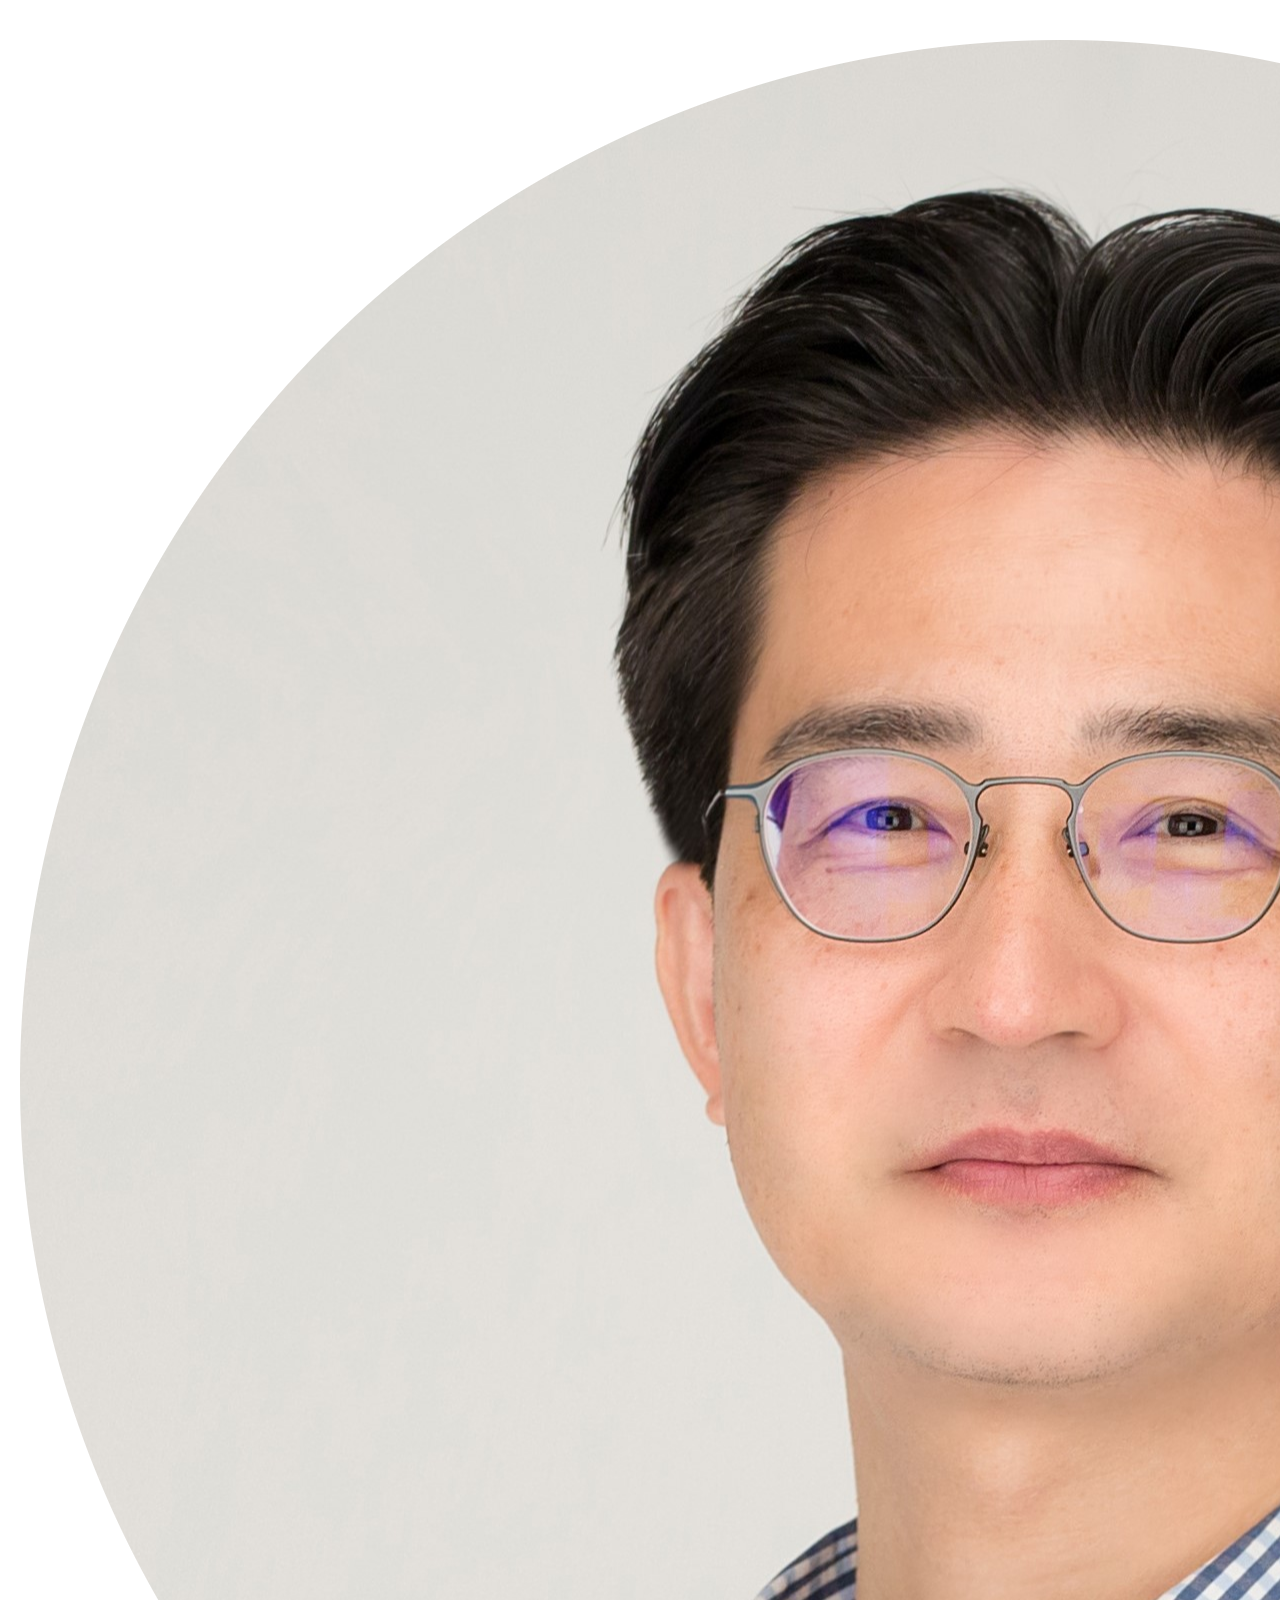
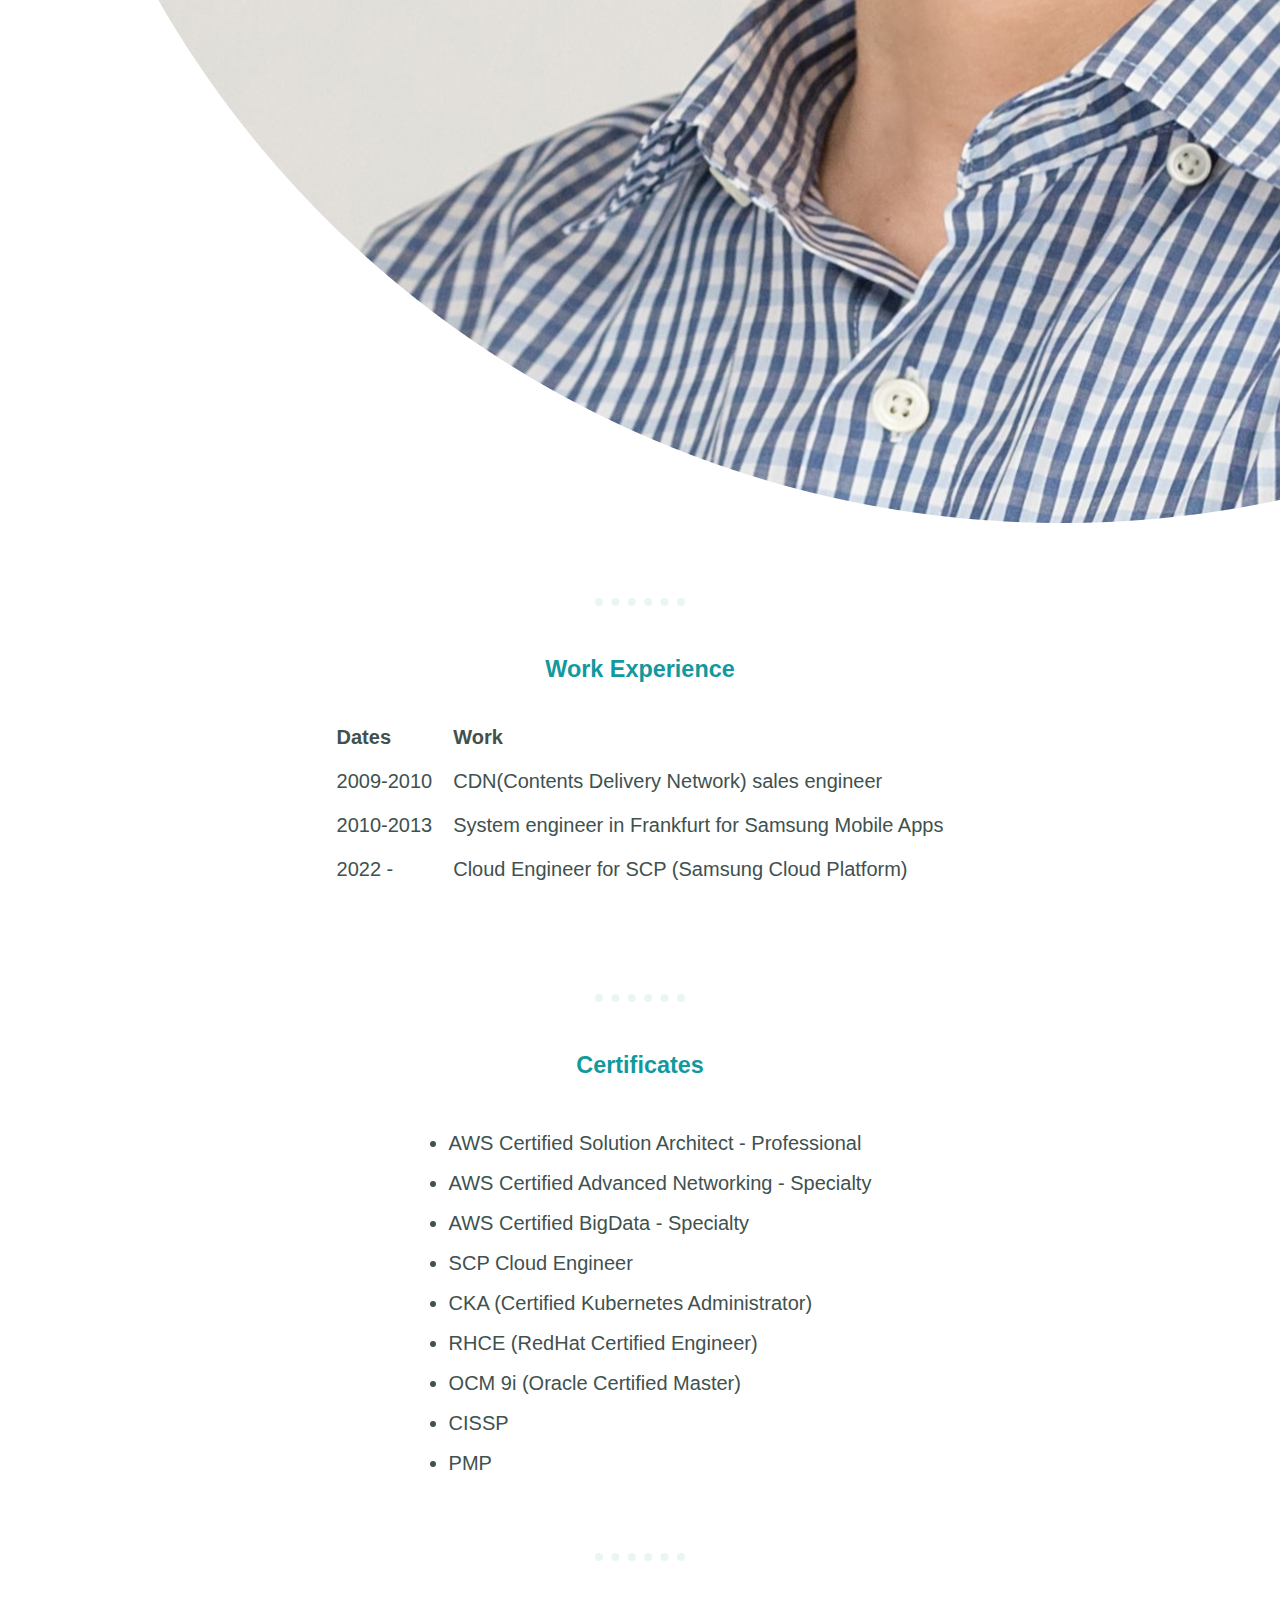
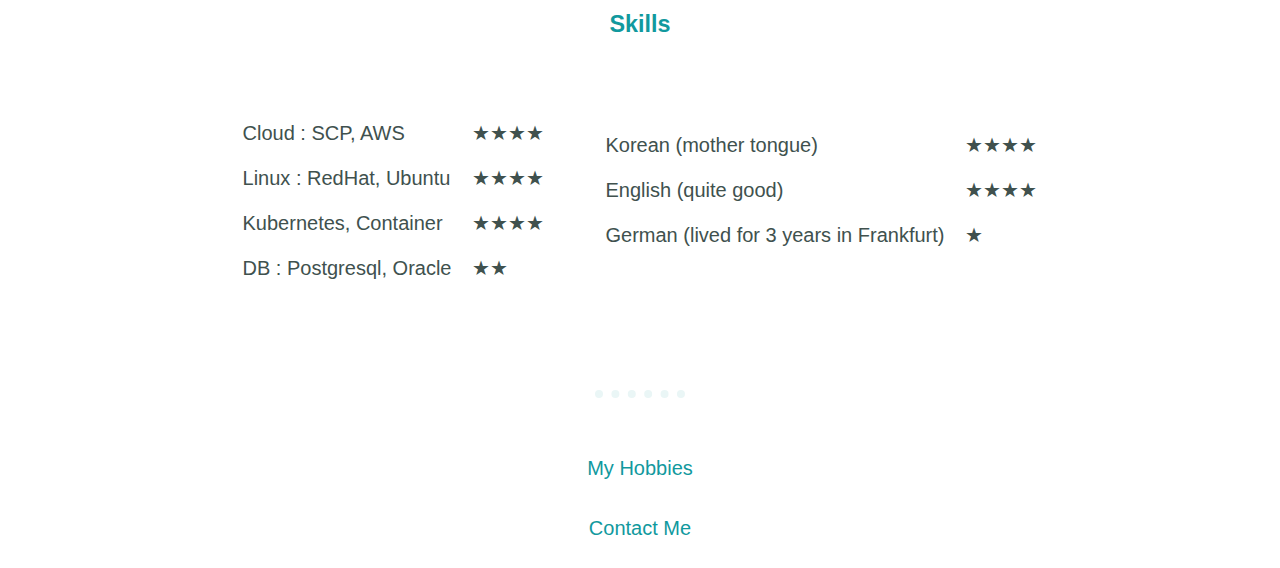
<file: index.html>
<!DOCTYPE html>
<!-- html 5 -->
<html>

<head>
  <meta charset="utf-8" />
  <title>💓 Sukhwan's Personal Site</title>
  <link rel="stylesheet" href="css/styles.css">

</head>

<body>
  <table cellspacing="20">
    <tr>
      <td>
        <img src="images/LSH.png" alt="Sukhwan profile picture" />
      </td>
      <td>
        <h1>Sukhwan Lim</h1>
        <p>
          <em>Cloud Engineer of <strong><a href="https://www.samsungsds.com">Samsung SDS</a></strong></em>
        </p>
        <p>
          I specialized in Cloud Architecture, especially of
          <a href="https://cloud.samsungsds.com">SCP</a> and AWS
        </p>
      </td>
    </tr>
  </table>

  <hr />
  <h3>Work Experience</h3>
  <table cellspacing="6">
    <thead>
      <tr>
        <th>Dates</th>
        <th>Work</th>
      </tr>
    </thead>
    <tbody>
      <tr>
        <td>2009-2010</td>
        <td>CDN(Contents Delivery Network) sales engineer</td>
      </tr>
      <tr>
        <td>2010-2013</td>
        <td>System engineer in Frankfurt for Samsung Mobile Apps</td>
      </tr>
      <td>2022 -</td>
      <td>Cloud Engineer for SCP (Samsung Cloud Platform)</td>
    </tbody>
    <tfoot></tfoot>
  </table>

  <br>
  <hr />
  <h3>Certificates</h3>
  <ul>
    <li>AWS Certified Solution Architect - Professional</li>
    <li>AWS Certified Advanced Networking - Specialty</li>
    <li>AWS Certified BigData - Specialty</li>
    <li>SCP Cloud Engineer</li>
    <li>CKA (Certified Kubernetes Administrator)</li>
    <li>RHCE (RedHat Certified Engineer)</li>
    <li>OCM 9i (Oracle Certified Master)</li>
    <li>CISSP</li>
    <li>PMP</li>
  </ul>

  <br>
  <hr />
  <h3>Skills</h3>
  <table>
    <tr>
      <td>
        <table cellspacing="8">
          <tr>
            <td>Cloud : SCP, AWS</td>
            <td>★★★★</td>
          </tr>
          <tr>
            <td>Linux : RedHat, Ubuntu</td>
            <td>★★★★</td>
          </tr>
          <tr>
            <td>Kubernetes, Container</td>
            <td>★★★★</td>
          </tr>
          <tr>
            <td>DB : Postgresql, Oracle</td>
            <td>★★</td>
          </tr>
        </table>
      </td>
      <td>
        <table cellspacing="8">
          <tr>
            <td>Korean (mother tongue)</td>
            <td>★★★★</td>
          </tr>
          <td>English (quite good)</td>
          <td>★★★★</td>
    </tr>
    <tr>
      <td>German (lived for 3 years in Frankfurt)</td>
      <td>★</td>
    </tr>
    <tr>
      <td></td>
      <td></td>
    </tr>
  </table>
  </td>
  </tr>
  </table>

  <hr />
  <p><a href="hobbies.html">My Hobbies</a></p>
  <p><a href="contact-me.html">Contact Me</a></p>
</body>

</html>
</file>
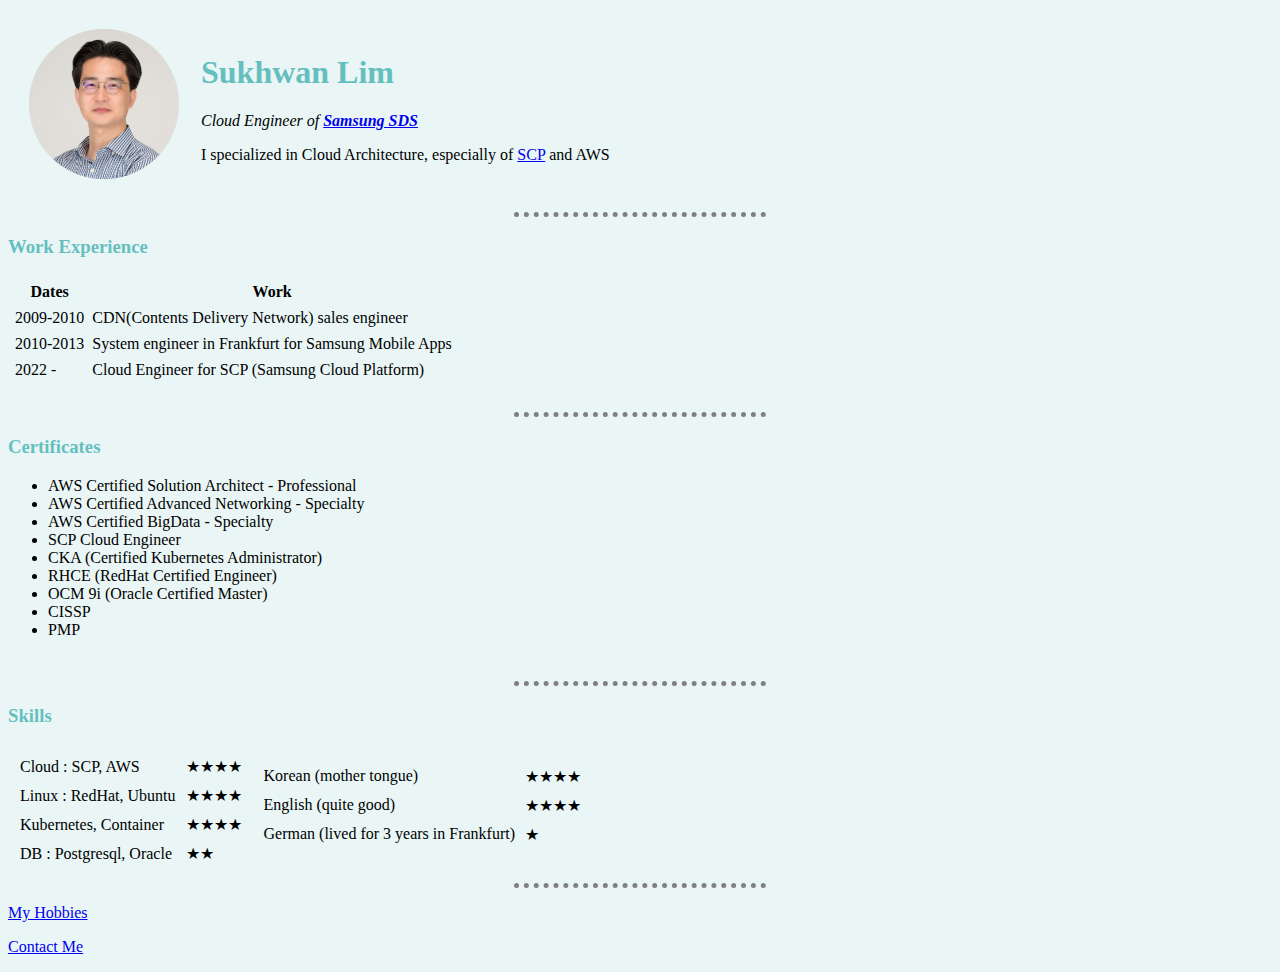
<file: CV2/index.html>
<!DOCTYPE html>
<!-- html 5 -->
<html>

<head>
  <meta charset="utf-8" />
  <title>💓 Sukhwan's Personal Site</title>
  <link rel="stylesheet" href="css/styles.css">

</head>

<body>
  <table cellspacing="20">
    <tr>
      <td>
        <img src="images/LSH.png" width="150" height="150" alt="Sukhwan profile picture" />
      </td>
      <td>
        <h1>Sukhwan Lim</h1>
        <p>
          <em>Cloud Engineer of <strong><a href="https://www.samsungsds.com">Samsung SDS</a></strong></em>
        </p>
        <p>
          I specialized in Cloud Architecture, especially of
          <a href="https://cloud.samsungsds.com">SCP</a> and AWS
        </p>
      </td>
    </tr>
  </table>

  <hr />
  <h3>Work Experience</h3>
  <table cellspacing="6">
    <thead>
      <tr>
        <th>Dates</th>
        <th>Work</th>
      </tr>
    </thead>
    <tbody>
      <tr>
        <td>2009-2010</td>
        <td>CDN(Contents Delivery Network) sales engineer</td>
      </tr>
      <tr>
        <td>2010-2013</td>
        <td>System engineer in Frankfurt for Samsung Mobile Apps</td>
      </tr>
      <td>2022 -</td>
      <td>Cloud Engineer for SCP (Samsung Cloud Platform)</td>
    </tbody>
    <tfoot></tfoot>
  </table>

  <br>
  <hr />
  <h3>Certificates</h3>
  <ul>
    <li>AWS Certified Solution Architect - Professional</li>
    <li>AWS Certified Advanced Networking - Specialty</li>
    <li>AWS Certified BigData - Specialty</li>
    <li>SCP Cloud Engineer</li>
    <li>CKA (Certified Kubernetes Administrator)</li>
    <li>RHCE (RedHat Certified Engineer)</li>
    <li>OCM 9i (Oracle Certified Master)</li>
    <li>CISSP</li>
    <li>PMP</li>
  </ul>

  <br>
  <hr />
  <h3>Skills</h3>
  <table>
    <tr>
      <td>
        <table cellspacing="8">
          <tr>
            <td>Cloud : SCP, AWS</td>
            <td>★★★★</td>
          </tr>
          <tr>
            <td>Linux : RedHat, Ubuntu</td>
            <td>★★★★</td>
          </tr>
          <tr>
            <td>Kubernetes, Container</td>
            <td>★★★★</td>
          </tr>
          <tr>
            <td>DB : Postgresql, Oracle</td>
            <td>★★</td>
          </tr>
        </table>
      </td>
      <td>
        <table cellspacing="8">
          <tr>
            <td>Korean (mother tongue)</td>
            <td>★★★★</td>
          </tr>
          <td>English (quite good)</td>
          <td>★★★★</td>
    </tr>
    <tr>
      <td>German (lived for 3 years in Frankfurt)</td>
      <td>★</td>
    </tr>
    <tr>
      <td></td>
      <td></td>
    </tr>
  </table>
  </td>
  </tr>
  </table>

  <hr />
  <p><a href="hobbies.html">My Hobbies</a></p>
  <p><a href="contact-me.html">Contact Me</a></p>
</body>

</html>
</file>
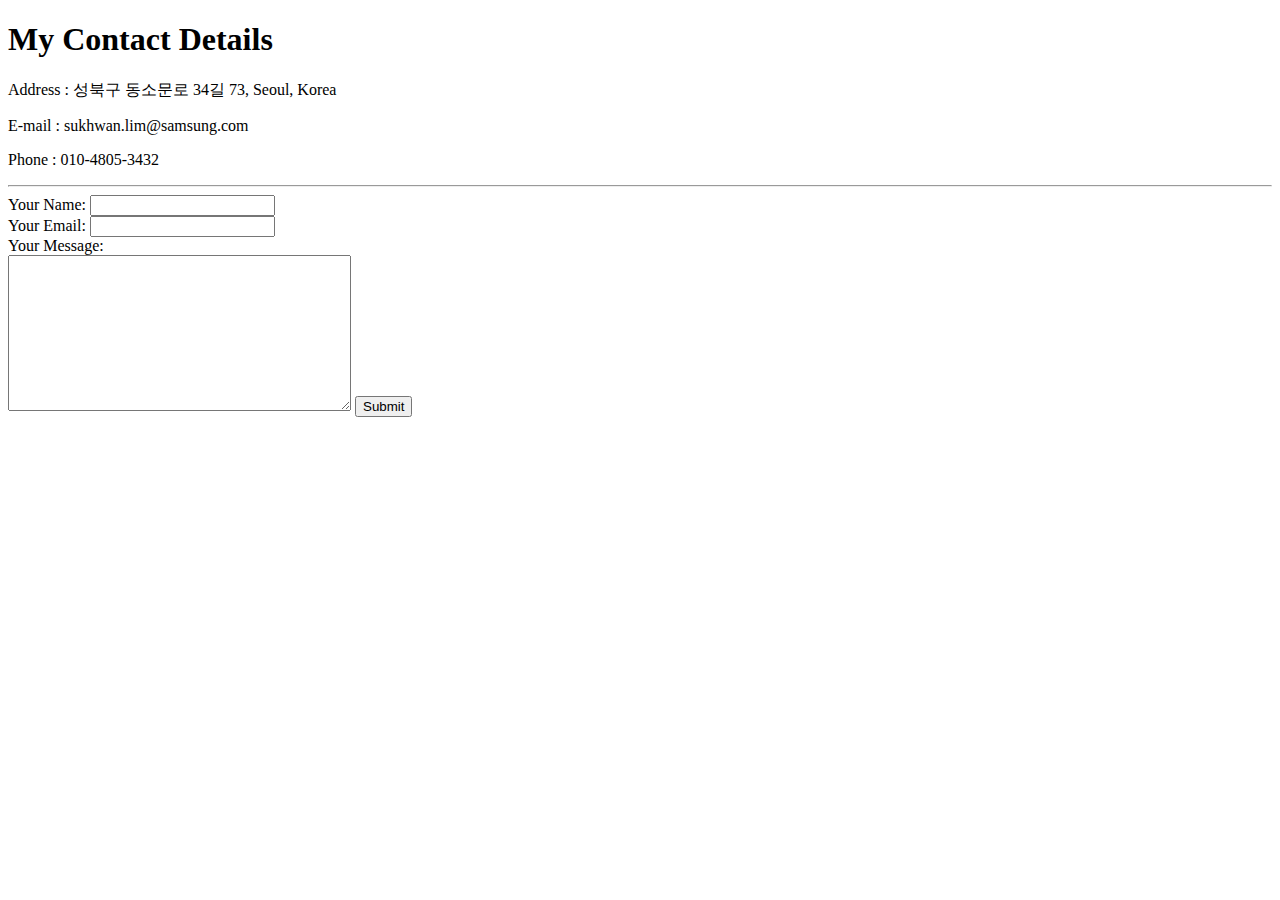
<file: contact-me.html>
<!DOCTYPE html>
<html lang="en">
<head>
    <meta charset="UTF-8">
    <meta name="viewport" content="width=device-width, initial-scale=1.0">
    <title>Contact Me</title>
</head>
<body>
    <h1>My Contact Details</h1>
    <p>Address : 성북구 동소문로 34길 73, Seoul, Korea</p>
    <p>E-mail : sukhwan.lim@samsung.com</p>
    <p>Phone : 010-4805-3432</p>
    <hr>
    <form action="mailto:sukhwan7@gmail.com" method="post" enctype="text/plain">
        <label for="">Your Name:</label>
        <input type="text" name="yourName" id="">
        <br>
        <label for="">Your Email:</label>
        <input type="email" name="yourEmail" id="">
        <br>
        <label for="">Your Message:</label>
        <br>
        <textarea name="yourMessage" id="" rows="10" cols="40"></textarea>
        <input type="submit" value="Submit">
    </form>
</body>
</html>
</file>
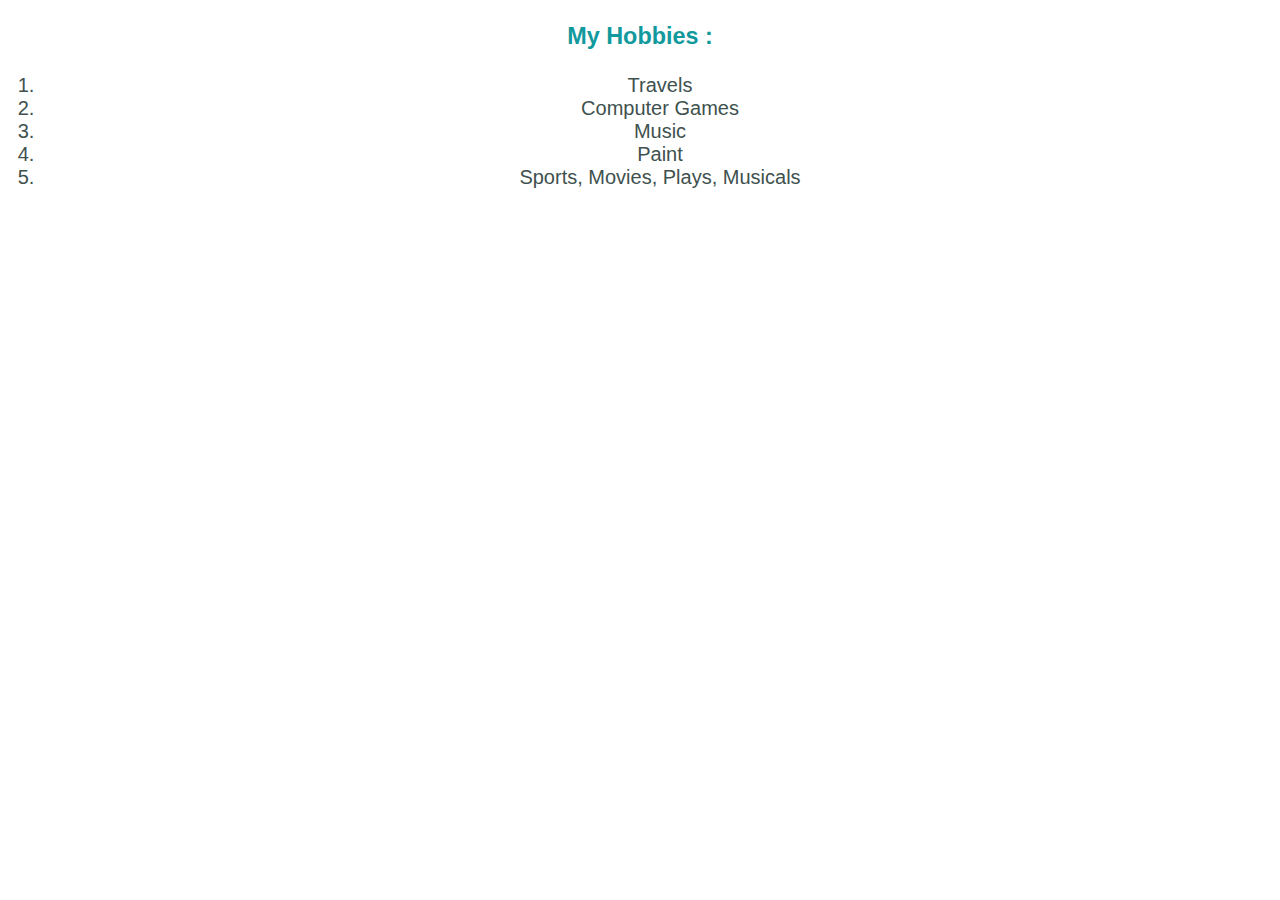
<file: hobbies.html>
<!DOCTYPE html>
<html lang="en">
  <head>
    <meta charset="UTF-8" />
    <meta name="viewport" content="width=device-width, initial-scale=1.0" />
    <title>My Hobbies</title>
    <link rel="stylesheet" href="css/styles.css">
  </head>
  <h3>My Hobbies :</h3>
  <ol>
    <li>Travels</li>
    <li>Computer Games</li>
    <li>Music</li>
    <li>Paint</li>
    <li>Sports, Movies, Plays, Musicals</li>
  </ol>
  <body></body>
</html>
</file>
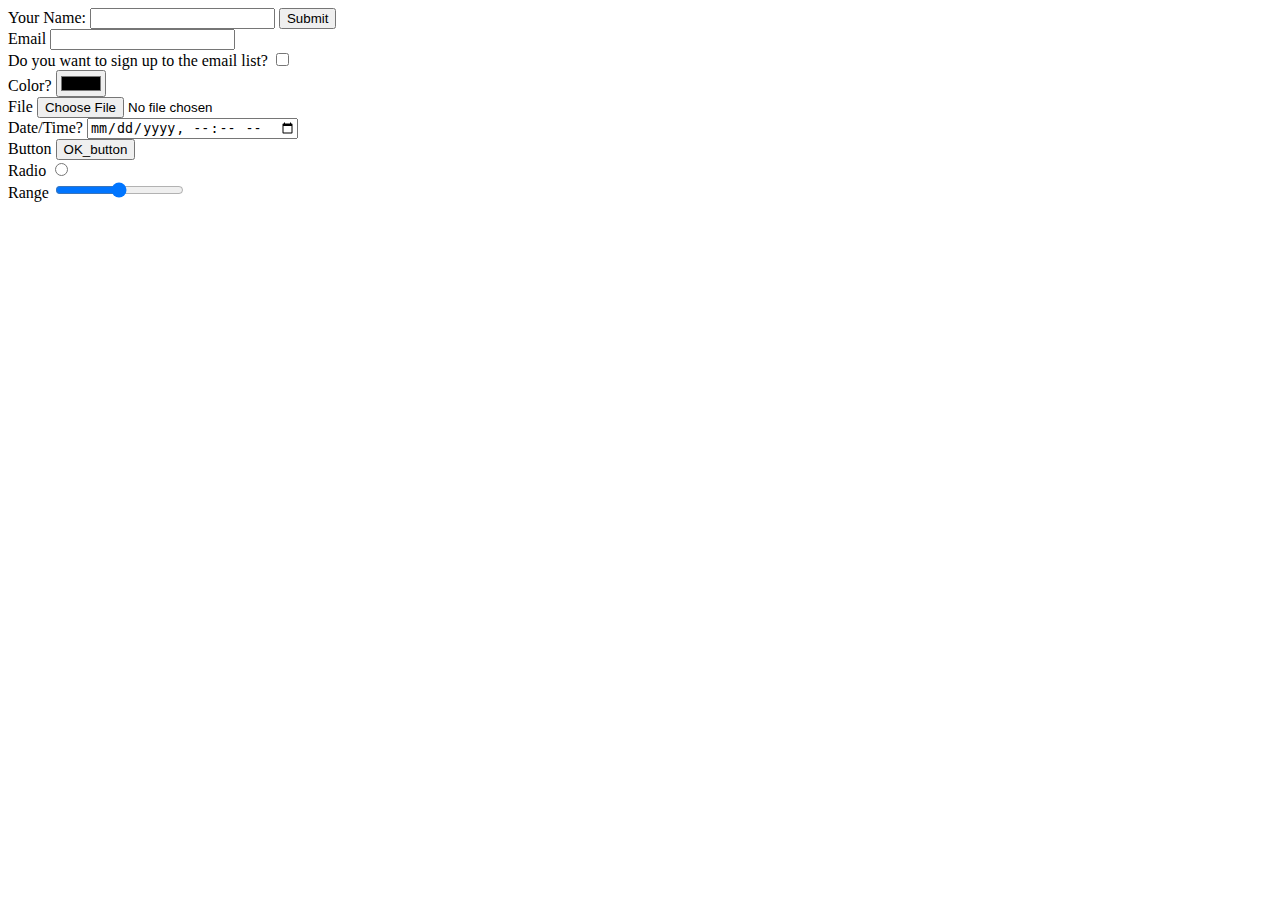
<file: input.html>
<!DOCTYPE html>
<html lang="en">
<head>
    <meta charset="UTF-8">
    <meta name="viewport" content="width=device-width, initial-scale=1.0">
    <title>HTML Inputs</title>
</head>
<body>
    <form action="" method="post">
        <label for="">Your Name:</label>
        <input type="text" name="" id="">
        <input type="submit" value="Submit">
        <br>
        <label for="">Email</label>
        <input type="email" name="" id="">
        <br>
        <label for="">Do you want to sign up to the email list?</label>
        <input type="checkbox" name="" id="">
        <br>
        <label for="">Color?</label>
        <input type="color" name="" id="">
        <br>
        <label for="">File</label>
        <input type="file" name="" id="">
        <br>
        <label for="">Date/Time?</label>
        <input type="datetime-local" name="" id="">
        <br>
        <label for="">Button</label>
        <input type="button" value="OK_button">
        <br>
        <label for="">Radio</label>
        <input type="radio" name="" id="">
        <br>
        <label for="">Range</label>
        <input type="range" name="" id="">
    </form>
</body>
</html>
</file>
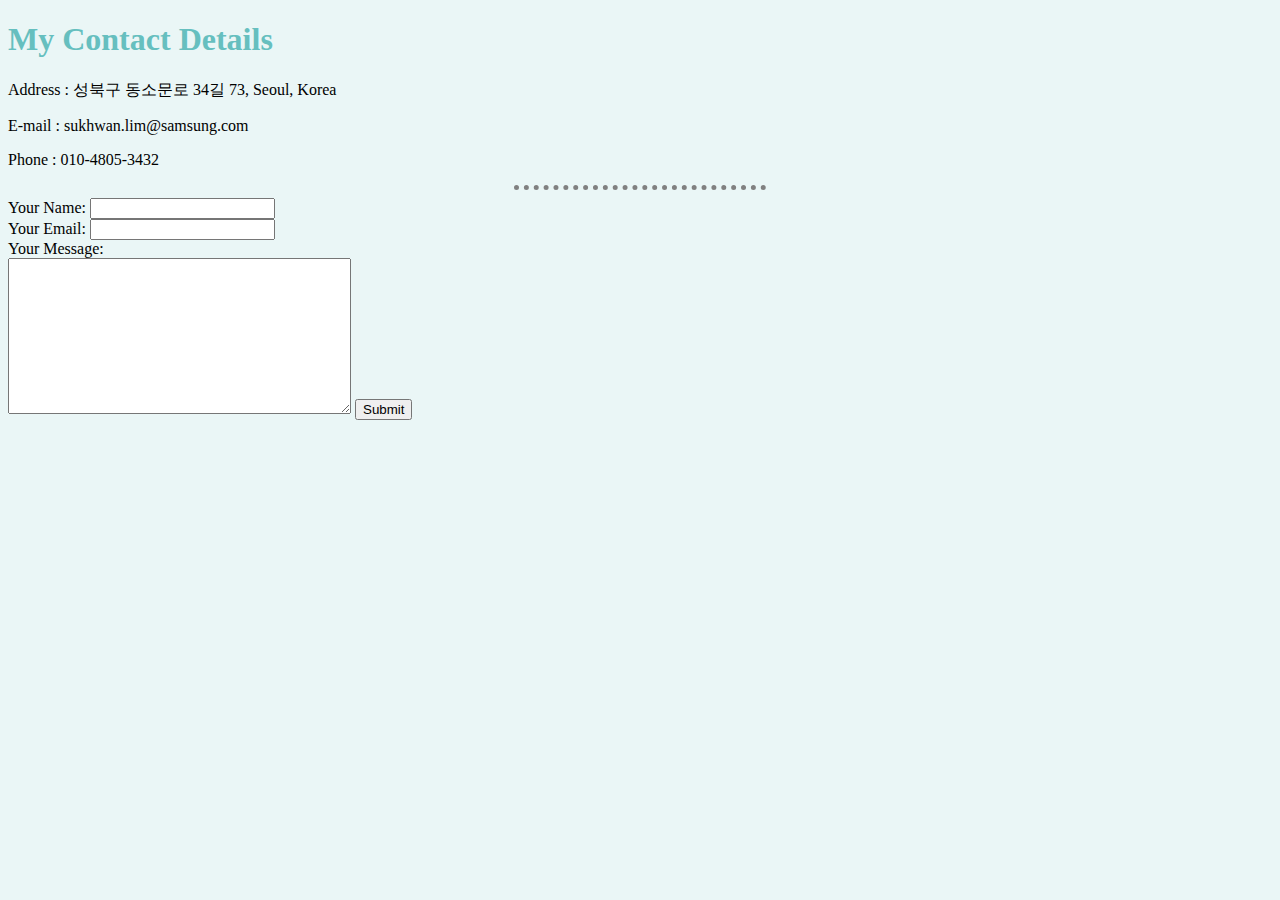
<file: CV2/contact-me.html>
<!DOCTYPE html>
<html lang="en">
<head>
    <meta charset="UTF-8">
    <meta name="viewport" content="width=device-width, initial-scale=1.0">
    <title>Contact Me</title>
    <link rel="stylesheet" href="css/styles.css">
</head>
<body>
    <h1>My Contact Details</h1>
    <p>Address : 성북구 동소문로 34길 73, Seoul, Korea</p>
    <p>E-mail : sukhwan.lim@samsung.com</p>
    <p>Phone : 010-4805-3432</p>
    <hr>
    <form action="mailto:sukhwan7@gmail.com" method="post" enctype="text/plain">
        <label for="">Your Name:</label>
        <input type="text" name="yourName" id="">
        <br>
        <label for="">Your Email:</label>
        <input type="email" name="yourEmail" id="">
        <br>
        <label for="">Your Message:</label>
        <br>
        <textarea name="yourMessage" id="" rows="10" cols="40"></textarea>
        <input type="submit" value="Submit">
    </form>
</body>
</html>
</file>
<file: css/styles.css>
body {
    margin: 0px;
    text-align: center;
    font-family: "Merriweather Sans", sans-serif;
    font-size: 20px;
    color: #40514E;
}

h1 {
    margin: 50px auto 0 auto;
    font-family: "Sacramento", cursive;
    font-size: 5.625rem;
    color: #66BFBF;
    line-height: 2;
}

h2 {
    font-family: "Montserrat", sans-serif;
    font-size: 2.5rem;
    font-weight: normal;
    color: #66BFBF;
    line-height: 2;
}

h3 {
    font-family: "Montserrat", sans-serif;
    color: #11999E;
}

p {
    color: #40514E;
    line-height: 2;
}

a {
    color: #11999E;
    font-family: "Montserrat", sans-serif;
    text-decoration: none;
}

a:hover {
    color: #EAF6F6;
}

hr {
    border-style: none;
    border-top-style: dotted;
    border-width: 8px;
    width: 7%;
    border-color: #EAF6F6;
    margin: 50px auto 50px auto;
}

table {
    margin: 20px auto;
    border-spacing : 1.2rem;
    text-align: left;
}

ul {
    display: inline-block;
    text-align: left;
    line-height: 2;
}



.top-container {
    background-color: #EAF6F6;
    position: relative;
    padding-top: 100px;
}

.middle-container {

}

.bottom-container {
    background-color: #66BFBF;   
    position: relative;
    padding: 50px 0 20px;
    margin: 100px auto 40px auto;
}




.pro {
    text-decoration: underline;
}

.intro {
    width: 30%;
    margin: auto;
}

.contact-message {
    width: 40%;
    margin: 40px auto 60px;
}

.top-cloud {
    position: absolute;
    right: 300px;
    top: 50px;
}

.bottom-cloud {
    position: absolute;
    left: 250px;
    bottom: 300px;
}

.LSH {
    width: 19%;
    height: 19%;
}

.LSH:hover {
    content: url('https://sukhwannhn.github.io/CV/images/LSH_pencil3.png');
}

.profile {
    margin: 100px auto 100px auto;
}

.skill-row {
    width: 50%;
    margin: 80px auto 40px auto;
    text-align: left;
}

.skill-detail-row {
    width: 70%;
    margin: 10px auto 10px auto;
    text-align: left;
}

.cloud-img {
    width: 16%;
    height: 16%;
    float: left;
    margin-right: 30px;
}

.python-img {
    width: 16%;
    height: 16%;
    float: right;
    margin-left: 30px;
}

.copyright-msg {
    color: #EAF6F6;
    font-size: 0.75rem;
    padding: 20px 0 10px
}

.footer-link {
    margin: 10px 20px;
}




.btn {
    background: #11cdd4;
    background-image: -webkit-linear-gradient(top, #11cdd4, #11999e);
    background-image: -moz-linear-gradient(top, #11cdd4, #11999e);
    background-image: -ms-linear-gradient(top, #11cdd4, #11999e);
    background-image: -o-linear-gradient(top, #11cdd4, #11999e);
    background-image: linear-gradient(to bottom, #11cdd4, #11999e);
    -webkit-border-radius: 8;
    -moz-border-radius: 8;
    border-radius: 8px;
    font-family: "Montserrat", sans-serif;
    color: #ffffff;
    font-size: 20px;
    padding: 10px 20px 10px 20px;
    text-decoration: none;
}
  
.btn:hover {
    background: #30e3cb;
    background-image: -webkit-linear-gradient(top, #30e3cb, #2bc4ad);
    background-image: -moz-linear-gradient(top, #30e3cb, #2bc4ad);
    background-image: -ms-linear-gradient(top, #30e3cb, #2bc4ad);
    background-image: -o-linear-gradient(top, #30e3cb, #2bc4ad);
    background-image: linear-gradient(to bottom, #30e3cb, #2bc4ad);
    text-decoration: none;
  }
</file>
<file: CV2/css/styles.css>
body {
      background-color: #EAF6F6;
    }

    hr {
      border-style: none;
      border-top-style: dotted;
      border-color: gray;
      border-width: 5px;
      width: 20%;
    }

    h1 {
        color: #66BFBF;
    }

    h3 {
        color: #66BFBF;
    }
</file>
